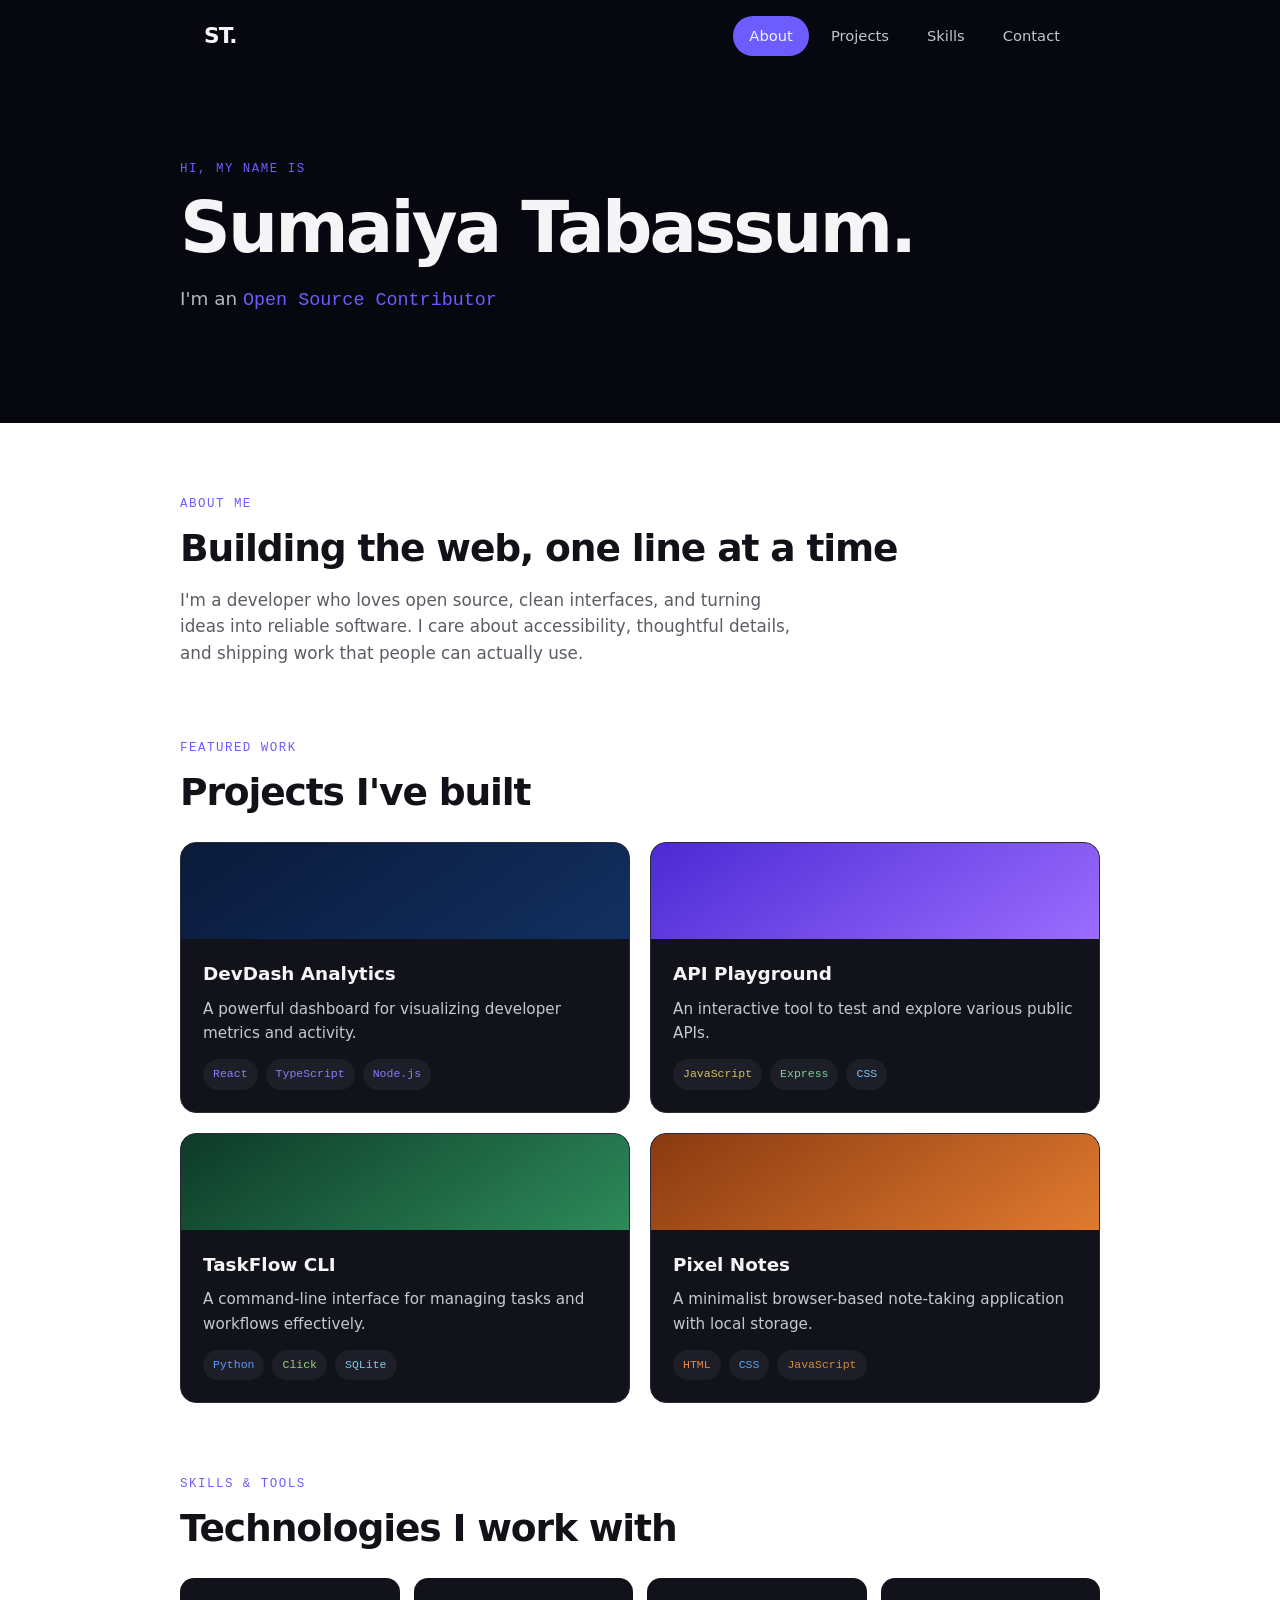
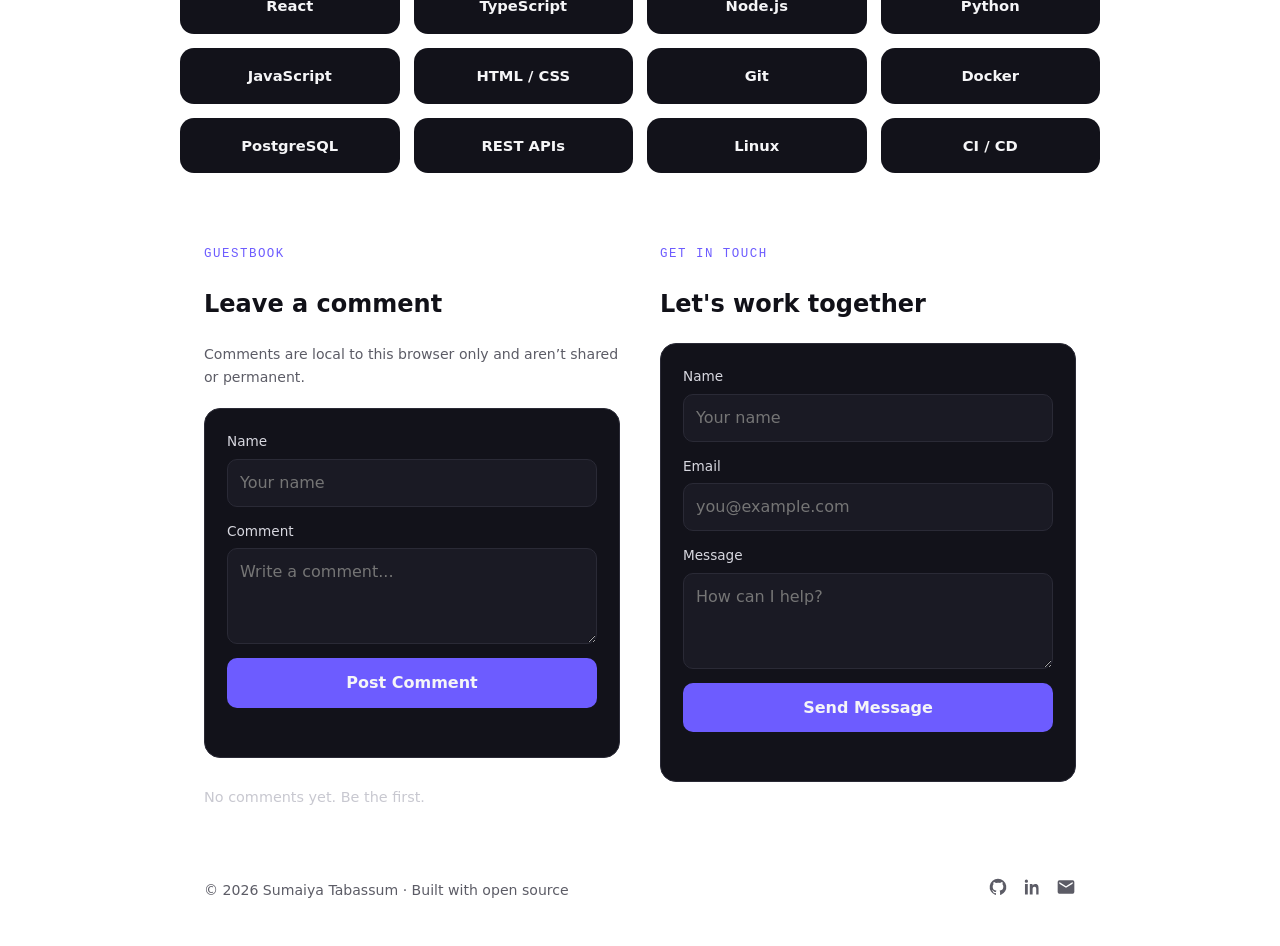
<file: index.html>
<!DOCTYPE html>
<html lang="en">
  <head>
    <meta charset="UTF-8" />
    <meta name="viewport" content="width=device-width, initial-scale=1.0" />
    <title>Sumaiya Tabassum — Open Source Contributor</title>
    <link rel="stylesheet" href="styles.css" />
  </head>
  <body>
    <header class="site-header">
      <nav class="nav" aria-label="Primary">
        <a class="logo" href="#home">ST.</a>
        <ul class="nav-links">
          <li><a href="#about">About</a></li>
          <li><a href="#projects">Projects</a></li>
          <li><a href="#skills">Skills</a></li>
          <li><a href="#contact">Contact</a></li>
        </ul>
      </nav>
    </header>

    <main>
      <section class="hero" id="home">
        <div class="hero-inner">
          <p class="eyebrow">Hi, my name is</p>
          <h1 class="hero-name">Sumaiya Tabassum.</h1>
          <p class="hero-role">I'm an <span class="accent">Open Source Contributor</span></p>
        </div>
      </section>

      <section class="section" id="about">
        <div class="section-inner">
          <p class="eyebrow">About me</p>
          <h2>Building the web, one line at a time</h2>
          <p class="lead">
            I'm a developer who loves open source, clean interfaces, and turning ideas into
            reliable software. I care about accessibility, thoughtful details, and shipping work
            that people can actually use.
          </p>
        </div>
      </section>

      <section class="section" id="projects">
        <div class="section-inner">
          <p class="eyebrow">Featured work</p>
          <h2>Projects I've built</h2>
          <div class="project-grid">
            <article class="project-card">
              <div class="project-banner devdash" aria-hidden="true"></div>
              <div class="project-body">
                <h3>DevDash Analytics</h3>
                <p>A powerful dashboard for visualizing developer metrics and activity.</p>
                <ul class="tags">
                  <li>React</li>
                  <li>TypeScript</li>
                  <li>Node.js</li>
                </ul>
              </div>
            </article>
            <article class="project-card">
              <div class="project-banner playground" aria-hidden="true"></div>
              <div class="project-body">
                <h3>API Playground</h3>
                <p>An interactive tool to test and explore various public APIs.</p>
                <ul class="tags">
                  <li class="tag-js">JavaScript</li>
                  <li class="tag-express">Express</li>
                  <li class="tag-css">CSS</li>
                </ul>
              </div>
            </article>
            <article class="project-card">
              <div class="project-banner taskflow" aria-hidden="true"></div>
              <div class="project-body">
                <h3>TaskFlow CLI</h3>
                <p>A command-line interface for managing tasks and workflows effectively.</p>
                <ul class="tags">
                  <li class="tag-python">Python</li>
                  <li class="tag-click">Click</li>
                  <li class="tag-sqlite">SQLite</li>
                </ul>
              </div>
            </article>
            <article class="project-card">
              <div class="project-banner pixel" aria-hidden="true"></div>
              <div class="project-body">
                <h3>Pixel Notes</h3>
                <p>A minimalist browser-based note-taking application with local storage.</p>
                <ul class="tags">
                  <li class="tag-html">HTML</li>
                  <li class="tag-css-warm">CSS</li>
                  <li class="tag-js-warm">JavaScript</li>
                </ul>
              </div>
            </article>
          </div>
        </div>
      </section>

      <section class="section" id="skills">
        <div class="section-inner">
          <p class="eyebrow">Skills &amp; tools</p>
          <h2>Technologies I work with</h2>
          <div class="skill-grid">
            <span class="skill-pill">React</span>
            <span class="skill-pill">TypeScript</span>
            <span class="skill-pill">Node.js</span>
            <span class="skill-pill">Python</span>
            <span class="skill-pill">JavaScript</span>
            <span class="skill-pill">HTML / CSS</span>
            <span class="skill-pill">Git</span>
            <span class="skill-pill">Docker</span>
            <span class="skill-pill">PostgreSQL</span>
            <span class="skill-pill">REST APIs</span>
            <span class="skill-pill">Linux</span>
            <span class="skill-pill">CI / CD</span>
          </div>
        </div>
      </section>

      <div class="split">
        <section id="comments">
          <p class="eyebrow">Guestbook</p>
          <h2>Leave a comment</h2>
          <p class="notice">
            Comments are local to this browser only and aren’t shared or permanent.
          </p>
          <form class="panel" id="comment-form" novalidate>
            <div class="field">
              <label for="comment-name">Name</label>
              <input id="comment-name" name="name" type="text" autocomplete="name" placeholder="Your name" required />
            </div>
            <div class="field">
              <label for="comment-body">Comment</label>
              <textarea id="comment-body" name="body" placeholder="Write a comment..." required></textarea>
            </div>
            <button class="btn" type="submit">Post Comment</button>
            <p class="form-status" id="comment-status" role="status"></p>
          </form>
          <div class="comment-list" id="comment-list" aria-live="polite"></div>
        </section>

        <section id="contact">
          <p class="eyebrow">Get in touch</p>
          <h2>Let's work together</h2>
          <form class="panel" id="contact-form" novalidate>
            <div class="field">
              <label for="contact-name">Name</label>
              <input id="contact-name" name="name" type="text" autocomplete="name" placeholder="Your name" required />
            </div>
            <div class="field">
              <label for="contact-email">Email</label>
              <input id="contact-email" name="email" type="email" autocomplete="email" placeholder="you@example.com" required />
            </div>
            <div class="field">
              <label for="contact-message">Message</label>
              <textarea id="contact-message" name="message" placeholder="How can I help?" required></textarea>
            </div>
            <button class="btn" type="submit">Send Message</button>
            <p class="form-status" id="contact-status" role="status"></p>
          </form>
        </section>
      </div>
    </main>

    <footer class="site-footer">
      <p>© 2026 Sumaiya Tabassum · Built with open source</p>
      <ul class="social">
        <li>
          <a href="https://github.com" aria-label="GitHub">
            <svg viewBox="0 0 24 24" aria-hidden="true">
              <path
                d="M12 2a10 10 0 0 0-3.16 19.49c.5.09.68-.22.68-.48v-1.7c-2.78.6-3.37-1.34-3.37-1.34-.45-1.16-1.1-1.47-1.1-1.47-.9-.62.07-.6.07-.6 1 .07 1.53 1.03 1.53 1.03.89 1.52 2.34 1.08 2.91.83.09-.65.35-1.08.63-1.33-2.22-.25-4.56-1.11-4.56-4.95 0-1.09.39-1.98 1.03-2.68-.1-.25-.45-1.27.1-2.64 0 0 .84-.27 2.75 1.02A9.56 9.56 0 0 1 12 6.8c.85 0 1.71.11 2.51.32 1.9-1.29 2.74-1.02 2.74-1.02.55 1.37.2 2.39.1 2.64.64.7 1.03 1.59 1.03 2.68 0 3.85-2.34 4.7-4.57 4.95.36.31.68.92.68 1.86v2.76c0 .26.18.58.69.48A10 10 0 0 0 12 2z"
              />
            </svg>
          </a>
        </li>
        <li>
          <a href="https://www.linkedin.com" aria-label="LinkedIn">
            <svg viewBox="0 0 24 24" aria-hidden="true">
              <path
                d="M6.94 8.5H3.56V21h3.38V8.5zM5.25 3A1.96 1.96 0 1 0 5.26 6.92 1.96 1.96 0 0 0 5.25 3zM20.44 21h-3.37v-6.08c0-1.45-.03-3.31-2.02-3.31-2.02 0-2.33 1.57-2.33 3.2V21H9.35V8.5h3.23v1.71h.05c.45-.85 1.55-1.75 3.19-1.75 3.41 0 4.04 2.24 4.04 5.16V21z"
              />
            </svg>
          </a>
        </li>
        <li>
          <a href="mailto:hello@example.com" aria-label="Email">
            <svg viewBox="0 0 24 24" aria-hidden="true">
              <path
                d="M20 4H4a2 2 0 0 0-2 2v12a2 2 0 0 0 2 2h16a2 2 0 0 0 2-2V6a2 2 0 0 0-2-2zm0 4-8 5L4 8V6l8 5 8-5z"
              />
            </svg>
          </a>
        </li>
      </ul>
    </footer>

    <script src="script.js"></script>
  </body>
</html>
</file>
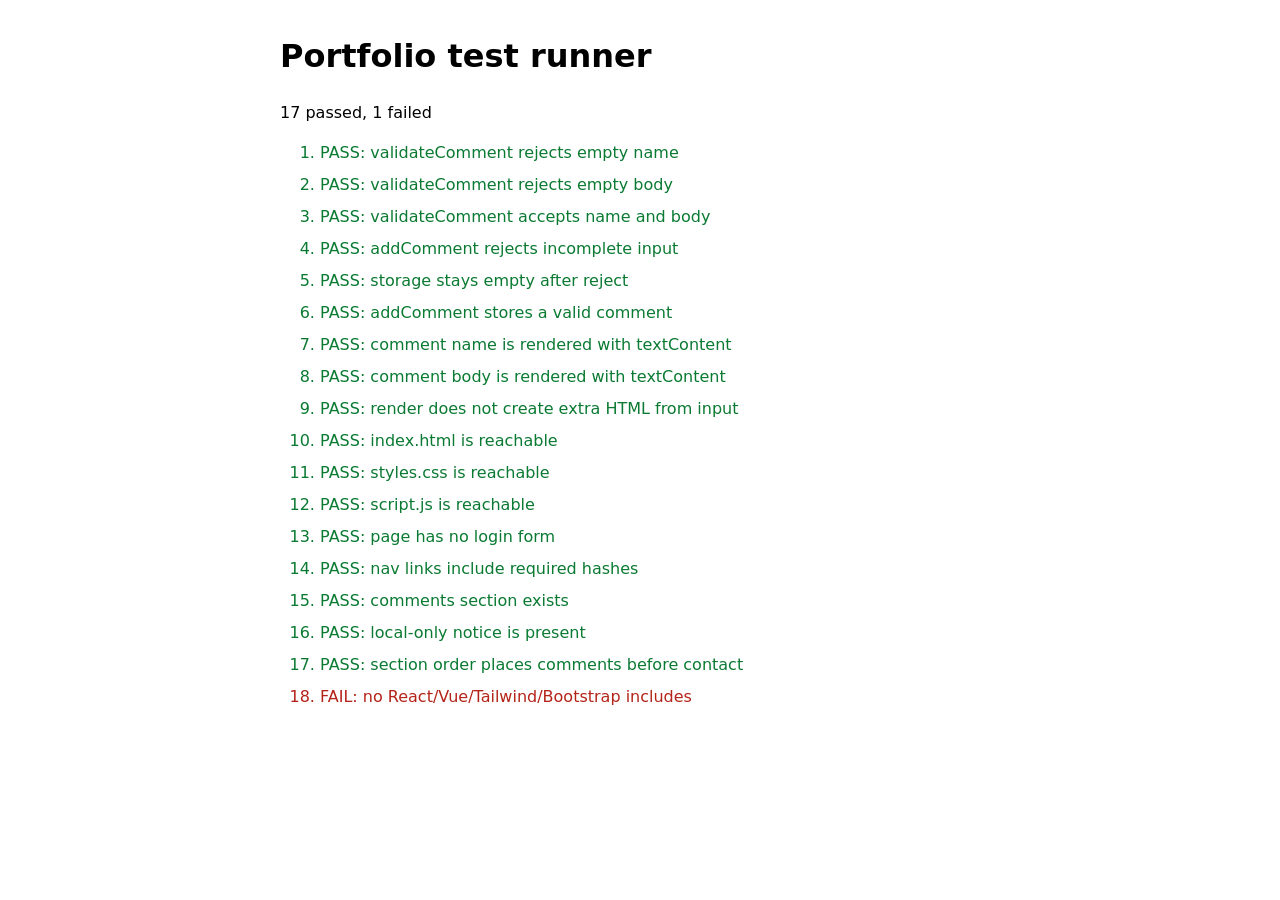
<file: tests/test-runner.html>
<!DOCTYPE html>
<html lang="en">
  <head>
    <meta charset="UTF-8" />
    <meta name="viewport" content="width=device-width, initial-scale=1.0" />
    <title>Portfolio tests</title>
    <style>
      body {
        font-family: system-ui, sans-serif;
        max-width: 720px;
        margin: 32px auto;
        padding: 0 16px;
        line-height: 1.5;
      }
      .pass {
        color: #0a7a32;
      }
      .fail {
        color: #b42318;
      }
      li {
        margin: 8px 0;
      }
    </style>
  </head>
  <body>
    <h1>Portfolio test runner</h1>
    <p id="summary"></p>
    <ol id="results"></ol>
    <script src="../script.js"></script>
    <script>
      (function () {
        var results = document.getElementById("results");
        var passed = 0;
        var failed = 0;

        function assert(name, condition) {
          var item = document.createElement("li");
          item.className = condition ? "pass" : "fail";
          item.textContent = (condition ? "PASS: " : "FAIL: ") + name;
          results.appendChild(item);
          if (condition) {
            passed += 1;
          } else {
            failed += 1;
          }
        }

        function fetchOk(path) {
          return fetch(path, { method: "GET", cache: "no-store" }).then(function (response) {
            return response.ok;
          });
        }

        var api = window.PortfolioComments;
        var original = localStorage.getItem(api.STORAGE_KEY);
        localStorage.removeItem(api.STORAGE_KEY);

        assert("validateComment rejects empty name", api.validateComment("", "hello") === false);
        assert("validateComment rejects empty body", api.validateComment("Ada", "   ") === false);
        assert("validateComment accepts name and body", api.validateComment("Ada", "Nice site") === true);

        var rejected = api.addComment("", "<img src=x>");
        assert("addComment rejects incomplete input", rejected.ok === false);
        assert("storage stays empty after reject", api.getComments().length === 0);

        var saved = api.addComment("<b>Ada</b>", "<img src=x onerror=alert(1)>");
        assert("addComment stores a valid comment", saved.ok === true);

        var holder = document.createElement("div");
        api.renderComments(holder);
        var heading = holder.querySelector("h3");
        var body = holder.querySelector("p");
        assert("comment name is rendered with textContent", heading && heading.textContent === "<b>Ada</b>");
        assert("comment body is rendered with textContent", body && body.textContent === "<img src=x onerror=alert(1)>");
        assert("render does not create extra HTML from input", holder.querySelectorAll("b, img, script").length === 0);

        Promise.all([
          fetchOk("../index.html"),
          fetchOk("../styles.css"),
          fetchOk("../script.js"),
        ])
          .then(function (flags) {
            assert("index.html is reachable", flags[0]);
            assert("styles.css is reachable", flags[1]);
            assert("script.js is reachable", flags[2]);
            return fetch("../index.html").then(function (response) {
              return response.text();
            });
          })
          .then(function (html) {
            assert("page has no login form", !/type=["']password["']/i.test(html) && !/<form[^>]*login/i.test(html));
            assert("nav links include required hashes", /#about/.test(html) && /#projects/.test(html) && /#skills/.test(html) && /#contact/.test(html));
            assert("comments section exists", /id=["']comments["']/.test(html));
            assert("local-only notice is present", html.indexOf("Comments are local to this browser only and aren’t shared or permanent.") !== -1);
            assert("section order places comments before contact", html.indexOf('id="comments"') < html.indexOf('id="contact"'));
            assert("no React/Vue/Tailwind/Bootstrap includes", !/react|vue|tailwind|bootstrap/i.test(html));
          })
          .catch(function (err) {
            assert("fetching site files succeeded", false);
            console.error(err);
          })
          .then(function () {
            if (original === null) {
              localStorage.removeItem(api.STORAGE_KEY);
            } else {
              localStorage.setItem(api.STORAGE_KEY, original);
            }
            document.getElementById("summary").textContent =
              passed + " passed, " + failed + " failed";
          });
      })();
    </script>
  </body>
</html>
</file>
<file: styles.css>
:root {
  --bg-hero: #07070f;
  --bg-page: #ffffff;
  --bg-card: #12121a;
  --bg-input: #1a1a24;
  --accent: #6d5cff;
  --accent-soft: #8b7cff;
  --text-on-dark: #f5f5f7;
  --text-heading: #111118;
  --text-muted: #5c5c66;
  --text-on-card: #c8c8d0;
  --tag-bg: #1e1e28;
  --border-subtle: #2a2a36;
  --radius-card: 16px;
  --font-sans: system-ui, "Segoe UI", sans-serif;
  --font-mono: ui-monospace, "SFMono-Regular", Consolas, monospace;
  --gradient-devdash: linear-gradient(145deg, #0a1a3a, #123060);
  --gradient-playground: linear-gradient(145deg, #4b2ad4, #9b6dff);
  --gradient-taskflow: linear-gradient(145deg, #0d3a28, #2d8a5a);
  --gradient-pixel: linear-gradient(145deg, #8a3a10, #e07a30);
  --max-width: 920px;
  --nav-height: 72px;
}

*,
*::before,
*::after {
  box-sizing: border-box;
}

html {
  scroll-behavior: smooth;
}

body {
  margin: 0;
  font-family: var(--font-sans);
  background: var(--bg-page);
  color: var(--text-heading);
  line-height: 1.6;
}

img {
  max-width: 100%;
}

a {
  color: inherit;
}

.site-header {
  position: sticky;
  top: 0;
  z-index: 100;
  background: var(--bg-hero);
  height: var(--nav-height);
}

.nav {
  max-width: var(--max-width);
  margin: 0 auto;
  height: 100%;
  padding: 0 24px;
  display: flex;
  align-items: center;
  justify-content: space-between;
}

.logo {
  font-weight: 800;
  font-size: 1.35rem;
  letter-spacing: -0.04em;
  color: var(--text-on-dark);
  text-decoration: none;
}

.nav-links {
  display: flex;
  gap: 6px;
  list-style: none;
  margin: 0;
  padding: 0;
}

.nav-links a {
  display: inline-block;
  padding: 8px 16px;
  border-radius: 999px;
  color: #c5c5d0;
  text-decoration: none;
  font-size: 0.92rem;
}

.nav-links a:hover,
.nav-links a:focus-visible {
  color: var(--text-on-dark);
}

.nav-links a[aria-current="page"] {
  background: var(--accent);
  color: var(--text-on-dark);
}

.hero {
  background: var(--bg-hero);
  color: var(--text-on-dark);
  padding: 88px 24px 108px;
}

.hero-inner,
.section-inner {
  max-width: var(--max-width);
  margin: 0 auto;
}

.eyebrow {
  font-family: var(--font-mono);
  font-size: 0.78rem;
  letter-spacing: 0.12em;
  text-transform: uppercase;
  color: var(--accent);
  margin: 0 0 12px;
}

.hero-name {
  font-size: clamp(2.4rem, 7vw, 4.4rem);
  line-height: 1.05;
  letter-spacing: -0.04em;
  margin: 0 0 18px;
}

.hero-role {
  margin: 0;
  color: #b8b8c4;
  font-size: 1.15rem;
}

.hero-role .accent {
  font-family: var(--font-mono);
  color: var(--accent);
}

#about,
#projects,
#skills,
#comments,
#contact {
  scroll-margin-top: calc(var(--nav-height) + 16px);
}

.section {
  padding: 72px 24px 0;
}

.section h2 {
  font-size: clamp(1.8rem, 4vw, 2.35rem);
  letter-spacing: -0.03em;
  line-height: 1.15;
  margin: 0 0 16px;
}

.lead {
  max-width: 58ch;
  color: var(--text-muted);
  margin: 0;
  font-size: 1.05rem;
}

.project-grid {
  display: grid;
  grid-template-columns: 1fr 1fr;
  gap: 20px;
  margin-top: 28px;
}

.project-card {
  background: var(--bg-card);
  color: var(--text-on-dark);
  border-radius: var(--radius-card);
  overflow: hidden;
  border: 1px solid var(--border-subtle);
}

.project-banner {
  height: 96px;
}

.project-banner.devdash {
  background: var(--gradient-devdash);
}

.project-banner.playground {
  background: var(--gradient-playground);
}

.project-banner.taskflow {
  background: var(--gradient-taskflow);
}

.project-banner.pixel {
  background: var(--gradient-pixel);
}

.project-body {
  padding: 20px 22px 22px;
}

.project-body h3 {
  margin: 0 0 8px;
  font-size: 1.15rem;
}

.project-body p {
  margin: 0 0 14px;
  color: var(--text-on-card);
  font-size: 0.95rem;
}

.tags {
  display: flex;
  flex-wrap: wrap;
  gap: 8px;
  margin: 0;
  padding: 0;
  list-style: none;
}

.tags li,
.skill-pill {
  font-family: var(--font-mono);
  font-size: 0.72rem;
  background: var(--tag-bg);
  color: var(--accent-soft);
  border-radius: 999px;
  padding: 6px 10px;
}

.tags .tag-js {
  color: #d4c15a;
}

.tags .tag-express {
  color: #7ad39a;
}

.tags .tag-css {
  color: #6ec8ff;
}

.tags .tag-python {
  color: #5b9cff;
}

.tags .tag-click {
  color: #9ad07a;
}

.tags .tag-sqlite {
  color: #7ec8e8;
}

.tags .tag-html {
  color: #e08a4a;
}

.tags .tag-css-warm {
  color: #5aa8e8;
}

.tags .tag-js-warm {
  color: #d48a3a;
}

.skill-grid {
  display: grid;
  grid-template-columns: repeat(4, 1fr);
  gap: 14px;
  margin-top: 28px;
}

.skill-pill {
  display: flex;
  align-items: center;
  justify-content: center;
  background: var(--bg-card);
  color: var(--text-on-dark);
  border-radius: 14px;
  padding: 16px 12px;
  font-size: 0.92rem;
  font-family: var(--font-sans);
  font-weight: 600;
}

.split {
  display: grid;
  grid-template-columns: 1fr 1fr;
  gap: 40px;
  max-width: var(--max-width);
  margin: 0 auto;
  padding: 72px 24px 0;
}

.split .section {
  padding: 0;
}

.panel {
  background: var(--bg-card);
  border-radius: var(--radius-card);
  padding: 22px;
  border: 1px solid var(--border-subtle);
  margin-top: 20px;
}

.notice {
  color: var(--text-muted);
  font-size: 0.88rem;
  margin: 0 0 4px;
}

.field {
  display: flex;
  flex-direction: column;
  gap: 6px;
  margin-bottom: 14px;
}

.field label {
  color: #d8d8e0;
  font-size: 0.85rem;
}

.field input,
.field textarea {
  background: var(--bg-input);
  border: 1px solid var(--border-subtle);
  border-radius: 10px;
  color: var(--text-on-dark);
  font: inherit;
  padding: 10px 12px;
  width: 100%;
}

.field textarea {
  min-height: 96px;
  resize: vertical;
}

.field input:focus-visible,
.field textarea:focus-visible {
  outline: 2px solid var(--accent);
  outline-offset: 1px;
}

.btn {
  width: 100%;
  border: 0;
  border-radius: 10px;
  background: var(--accent);
  color: var(--text-on-dark);
  font: inherit;
  font-weight: 650;
  padding: 12px 16px;
  cursor: pointer;
}

.btn:hover,
.btn:focus-visible {
  background: var(--accent-soft);
}

.form-status {
  margin: 10px 0 0;
  font-size: 0.88rem;
  min-height: 1.2em;
}

.form-status.error {
  color: #ff8a8a;
}

.form-status.ok {
  color: #8be0a8;
}

.comment-list {
  display: grid;
  gap: 12px;
  margin-top: 16px;
}

.comment-item {
  background: var(--bg-input);
  border-radius: 12px;
  padding: 12px 14px;
  border: 1px solid var(--border-subtle);
}

.comment-item h3 {
  margin: 0 0 6px;
  font-size: 0.95rem;
  color: var(--text-on-dark);
}

.comment-item p {
  margin: 0;
  color: var(--text-on-card);
  white-space: pre-wrap;
  word-break: break-word;
}

.comments-empty {
  color: var(--text-on-card);
  font-size: 0.9rem;
  margin: 12px 0 0;
}

.site-footer {
  max-width: var(--max-width);
  margin: 0 auto;
  padding: 56px 24px 32px;
  display: flex;
  justify-content: space-between;
  align-items: center;
  gap: 16px;
  color: var(--text-muted);
  font-size: 0.88rem;
}

.social {
  display: flex;
  gap: 14px;
  list-style: none;
  margin: 0;
  padding: 0;
}

.social a {
  color: var(--text-muted);
  display: inline-flex;
}

.social a:hover,
.social a:focus-visible {
  color: var(--accent);
}

.social svg {
  width: 20px;
  height: 20px;
  fill: currentColor;
}

@media (max-width: 760px) {
  .split {
    grid-template-columns: 1fr;
  }

  .hero {
    padding: 56px 20px 72px;
  }

  .site-footer {
    flex-direction: column;
    align-items: flex-start;
  }

  .nav-links a {
    padding: 8px 10px;
    font-size: 0.85rem;
  }
}

@media (max-width: 560px) {
  .project-grid {
    grid-template-columns: 1fr;
  }

  .skill-grid {
    grid-template-columns: 1fr 1fr;
  }
}
</file>
